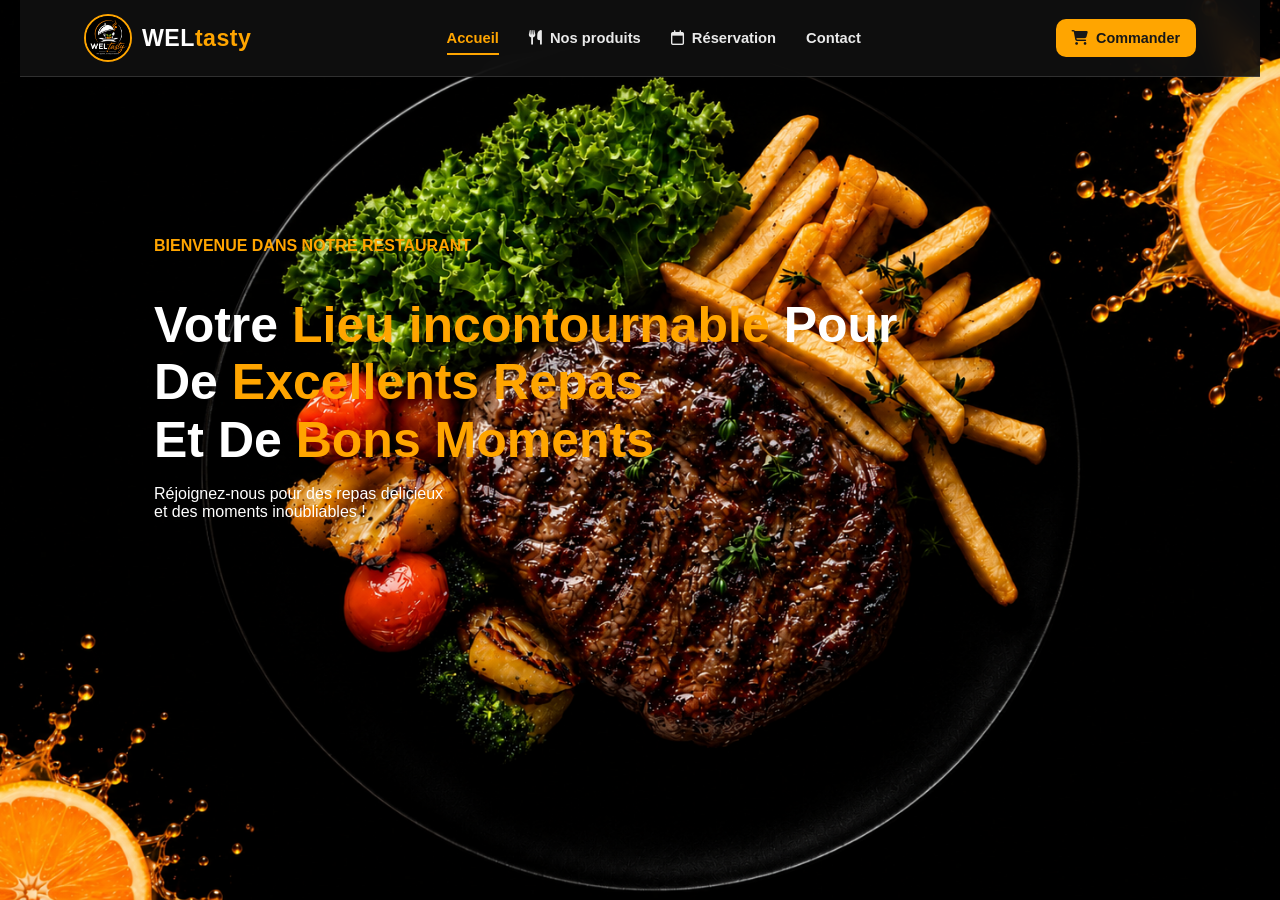
<file: index.html>
<!DOCTYPE html>
<html lang="fr">
<head>
    <meta charset="UTF-8">
    <meta name="viewport" content="width=device-width, initial-scale=1.0">
    <title>WELtasty</title>
    <link rel="stylesheet" href="index.css">
    <link rel="stylesheet" href="https://cdnjs.cloudflare.com/ajax/libs/font-awesome/6.5.2/css/all.min.css">
</head>
<body>
    <header class="header">
        <a class="brand" href="index.html" aria-label="WELtasty, accueil">
            <img class="logo" src="image/zel.jpg" alt="">
            <span>WEL<span>tasty</span></span>
        </a>

        <nav class="main-nav" aria-label="Navigation principale">
            <a class="nav-link active" href="index.html">Accueil</a>
            <a class="nav-link" href="produit.html"><i class="fa-solid fa-utensils" aria-hidden="true"></i> Nos produits</a>
            <a class="nav-link" href="Reservation.html"><i class="fa-regular fa-calendar" aria-hidden="true"></i> Réservation</a>
            <a class="nav-link" href="Nous contacter.html">Contact</a>
        </nav>

        <a class="order-button" href="commander.html">
            <i class="fa-solid fa-cart-shopping" aria-hidden="true"></i>
            <span>Commander</span>
        </a>
    </header>
     <!--SECTION HERO-->
    <br> <br>
        <SEction>
            <P>BIENVENUE DANS NOTRE RESTAURANT</P> 
            <h1>
                Votre <span>Lieu incontournable</span> Pour <br>
                De <span>Excellents Repas</span><br>Et De <span>Bons Moments</span>
            </h1>
            <p>
                Réjoignez-nous pour des repas delicieux <br>et des moments inoubliables !
            </p>
        </SEction> 
            
</body>
</html>
</file>
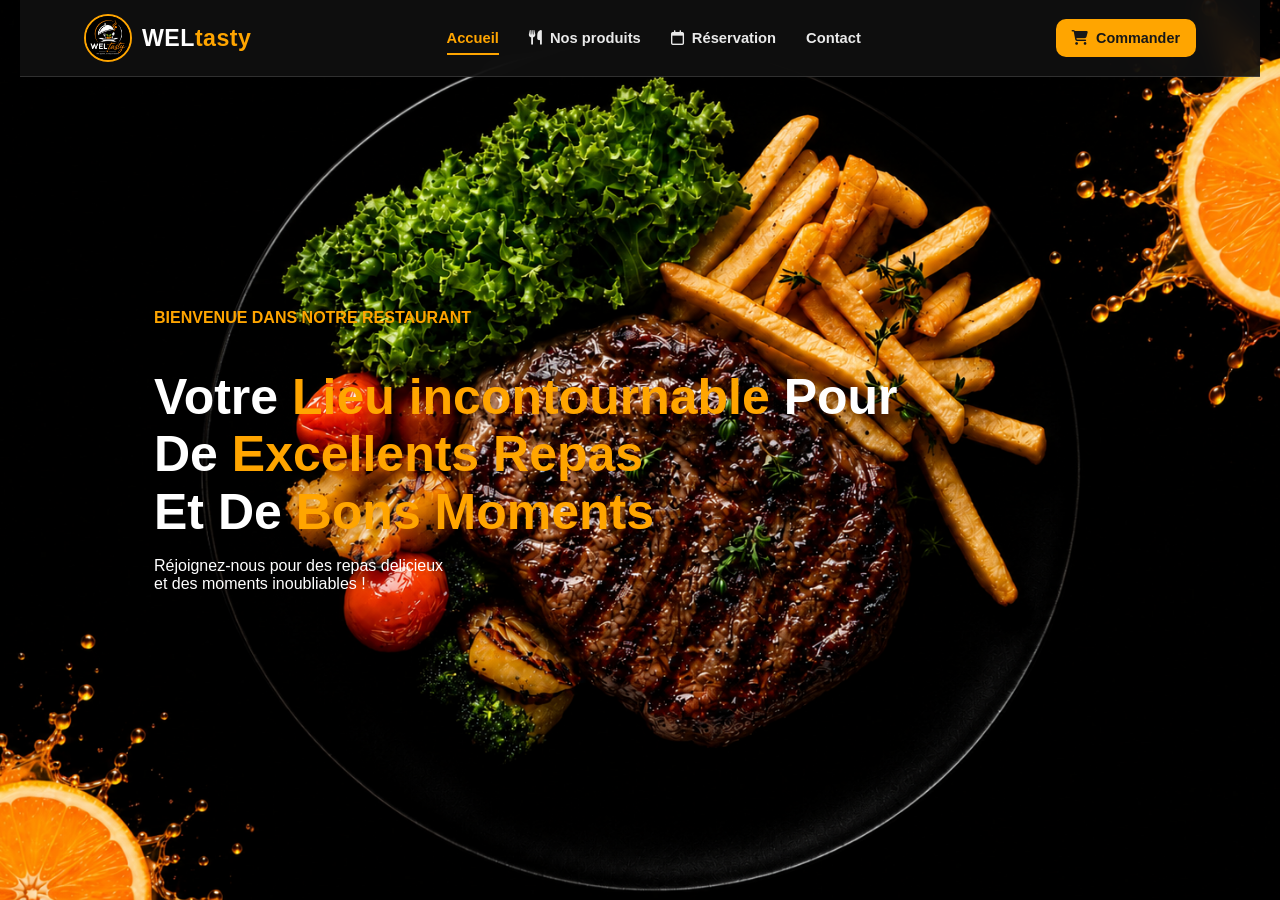
<file: accueil.html>
<!DOCTYPE html>
<html lang="fr">
<head>
    <meta charset="UTF-8">
    <meta name="viewport" content="width=device-width, initial-scale=1.0">
    <title>WELtasty</title>
    <link rel="stylesheet" href="index.css">
    <link rel="stylesheet" href="https://cdnjs.cloudflare.com/ajax/libs/font-awesome/6.5.2/css/all.min.css">
</head>
<style>
    body { text-align: center; }
</style>
<body>
    <header class="header">
        <a class="brand" href="accueil.html" aria-label="WELtasty, accueil">
            <img class="logo" src="image/zel.jpg" alt="">
            <span>WEL<span>tasty</span></span>
        </a>

        <nav class="main-nav" aria-label="Navigation principale">
            <a class="nav-link active" href="accueil.html">Accueil</a>
            <a class="nav-link" href="produit.html"><i class="fa-solid fa-utensils" aria-hidden="true"></i> Nos produits</a>
            <a class="nav-link" href="Reservation.html"><i class="fa-regular fa-calendar" aria-hidden="true"></i> Réservation</a>
            <a class="nav-link" href="Nous contacter.html">Contact</a>
        </nav>

        <a class="order-button" href="commander.html">
            <i class="fa-solid fa-cart-shopping" aria-hidden="true"></i>
            <span>Commander</span>
        </a>
    </header>
     <!--SECTION HERO-->
     <br> <br> <br> <br> <br> <br> 
        <SEction>
            <P>BIENVENUE DANS NOTRE RESTAURANT</P> 
            <h1>
                Votre <span>Lieu incontournable</span> Pour <br>
                De <span>Excellents Repas</span><br>Et De <span>Bons Moments</span>
            </h1>
            <p>
                Réjoignez-nous pour des repas delicieux <br>et des moments inoubliables !
            </p>
        </SEction> 
            
</body>
</html>
</file>
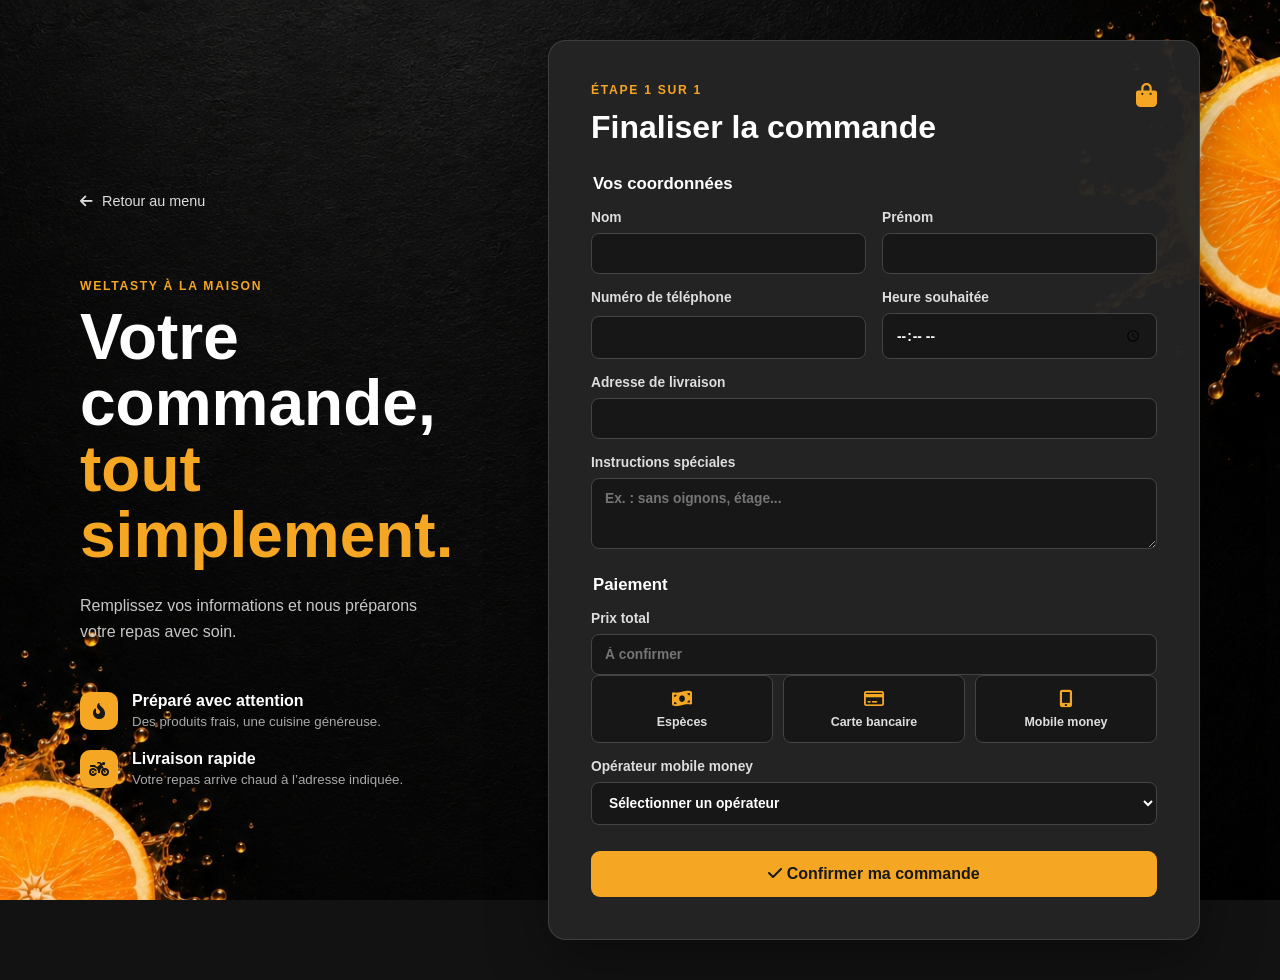
<file: commander.html>
<!DOCTYPE html>
<html lang="fr">
<head>
    <meta charset="UTF-8">
    <meta name="viewport" content="width=device-width, initial-scale=1.0">
    <title>Commander maintenant | WELtasty</title>
    <link rel="stylesheet" href="commander.css">
    <link rel="stylesheet" href="https://cdnjs.cloudflare.com/ajax/libs/font-awesome/6.5.2/css/all.min.css">
</head>
<body>
    <main class="order-layout">
        <section class="order-intro">
            <a class="back-link" href="produit.html"><i class="fa-solid fa-arrow-left"></i> Retour au menu</a>
            <p class="eyebrow">WELtasty à la maison</p>
            <h1>Votre commande,<br><span>tout simplement.</span></h1>
            <p class="intro-text">Remplissez vos informations et nous préparons votre repas avec soin.</p>
            <div class="order-benefit"><i class="fa-solid fa-fire-flame-curved"></i><span><strong>Préparé avec attention</strong><small>Des produits frais, une cuisine généreuse.</small></span></div>
            <div class="order-benefit"><i class="fa-solid fa-motorcycle"></i><span><strong>Livraison rapide</strong><small>Votre repas arrive chaud à l’adresse indiquée.</small></span></div>
        </section>

        <section class="order-panel">
            <div class="panel-heading"><div><p class="eyebrow">Étape 1 sur 1</p><h2>Finaliser la commande</h2></div><i class="fa-solid fa-bag-shopping"></i></div>
            <form action="#" method="post">
                <fieldset>
                    <legend>Vos coordonnées</legend>
                    <div class="form-grid">
                        <label for="nom">Nom<input id="nom" name="nom" type="text" required></label>
                        <label for="prenom">Prénom<input id="prenom" name="prenom" type="text" required></label>
                        <label for="numero">Numéro de téléphone<input id="numero" name="numero" type="tel" required></label>
                        <label for="heure">Heure souhaitée<input id="heure" name="heure" type="time"></label>
                        <label class="full-width" for="adresse">Adresse de livraison<input id="adresse" name="adresse" type="text" required></label>
                        <label class="full-width" for="instructions">Instructions spéciales<textarea id="instructions" name="instructions" rows="3" placeholder="Ex. : sans oignons, étage..."></textarea></label>
                    </div>
                </fieldset>

                <fieldset>
                    <legend>Paiement</legend>
                    <label class="full-width" for="prix">Prix total<input id="prix" name="prix" type="text" placeholder="À confirmer" readonly></label>
                    <div class="payment-options">
                        <button type="button"><i class="fa-solid fa-money-bill-wave"></i> Espèces</button>
                        <button type="button"><i class="fa-regular fa-credit-card"></i> Carte bancaire</button>
                        <button type="button"><i class="fa-solid fa-mobile-screen-button"></i> Mobile money</button>
                    </div>
                    <label class="full-width" for="mobile-money">Opérateur mobile money<select id="mobile-money" name="mobile-money"><option value="">Sélectionner un opérateur</option><option>M-pesa</option><option>Orange Money</option><option>Airtel Money</option><option>AFRImoney</option></select></label>
                </fieldset>
                <button class="confirm-button" type="submit"><i class="fa-solid fa-check"></i> Confirmer ma commande</button>
            </form>
        </section>
    </main>
</body>
</html>
</file>
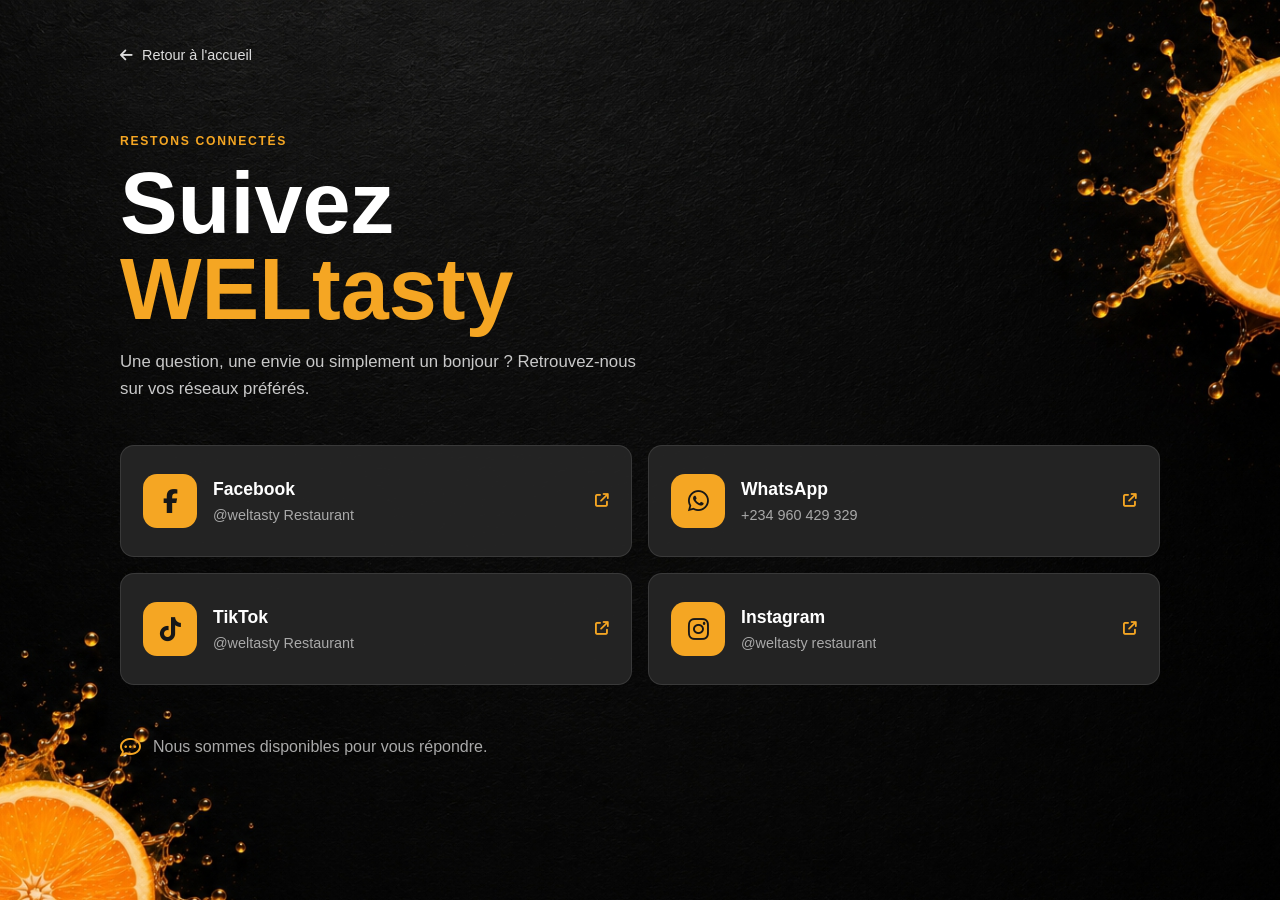
<file: Nous contacter.html>
<!DOCTYPE html>
<html lang="fr">
<head>
    <meta charset="UTF-8">
    <meta name="viewport" content="width=device-width, initial-scale=1.0">
    <title>Nous contacter | WELtasty</title>
    <link rel="stylesheet" href="Nous contacter.css">
    <link rel="stylesheet" href="https://cdnjs.cloudflare.com/ajax/libs/font-awesome/6.5.2/css/all.min.css">
</head>
<body>
    <main class="contact-page">
        <a class="back-link" href="index.html"><i class="fa-solid fa-arrow-left"></i> Retour à l'accueil</a>
        <section class="contact-heading">
            <p class="eyebrow">Restons connectés</p>
            <h1>Suivez <span>WELtasty</span></h1>
            <p>Une question, une envie ou simplement un bonjour ? Retrouvez-nous sur vos réseaux préférés.</p>
        </section>

        <section class="contact-grid" aria-label="Nos réseaux sociaux">
            <a class="contact-card facebook" href="#facebook"><span class="social-icon"><i class="fa-brands fa-facebook-f"></i></span><span><strong>Facebook</strong><small>@weltasty Restaurant</small></span><i class="fa-solid fa-arrow-up-right-from-square open-icon"></i></a>
            <a class="contact-card whatsapp" href="#whatsapp"><span class="social-icon"><i class="fa-brands fa-whatsapp"></i></span><span><strong>WhatsApp</strong><small>+234 960 429 329</small></span><i class="fa-solid fa-arrow-up-right-from-square open-icon"></i></a>
            <a class="contact-card tiktok" href="#tiktok"><span class="social-icon"><i class="fa-brands fa-tiktok"></i></span><span><strong>TikTok</strong><small>@weltasty Restaurant</small></span><i class="fa-solid fa-arrow-up-right-from-square open-icon"></i></a>
            <a class="contact-card instagram" href="#instagram"><span class="social-icon"><i class="fa-brands fa-instagram"></i></span><span><strong>Instagram</strong><small>@weltasty restaurant</small></span><i class="fa-solid fa-arrow-up-right-from-square open-icon"></i></a>
        </section>

        <section class="contact-footer">
            <i class="fa-regular fa-comment-dots"></i>
            <p>Nous sommes disponibles pour vous répondre.</p>
        </section>
    </main>
</body>
</html>
</file>
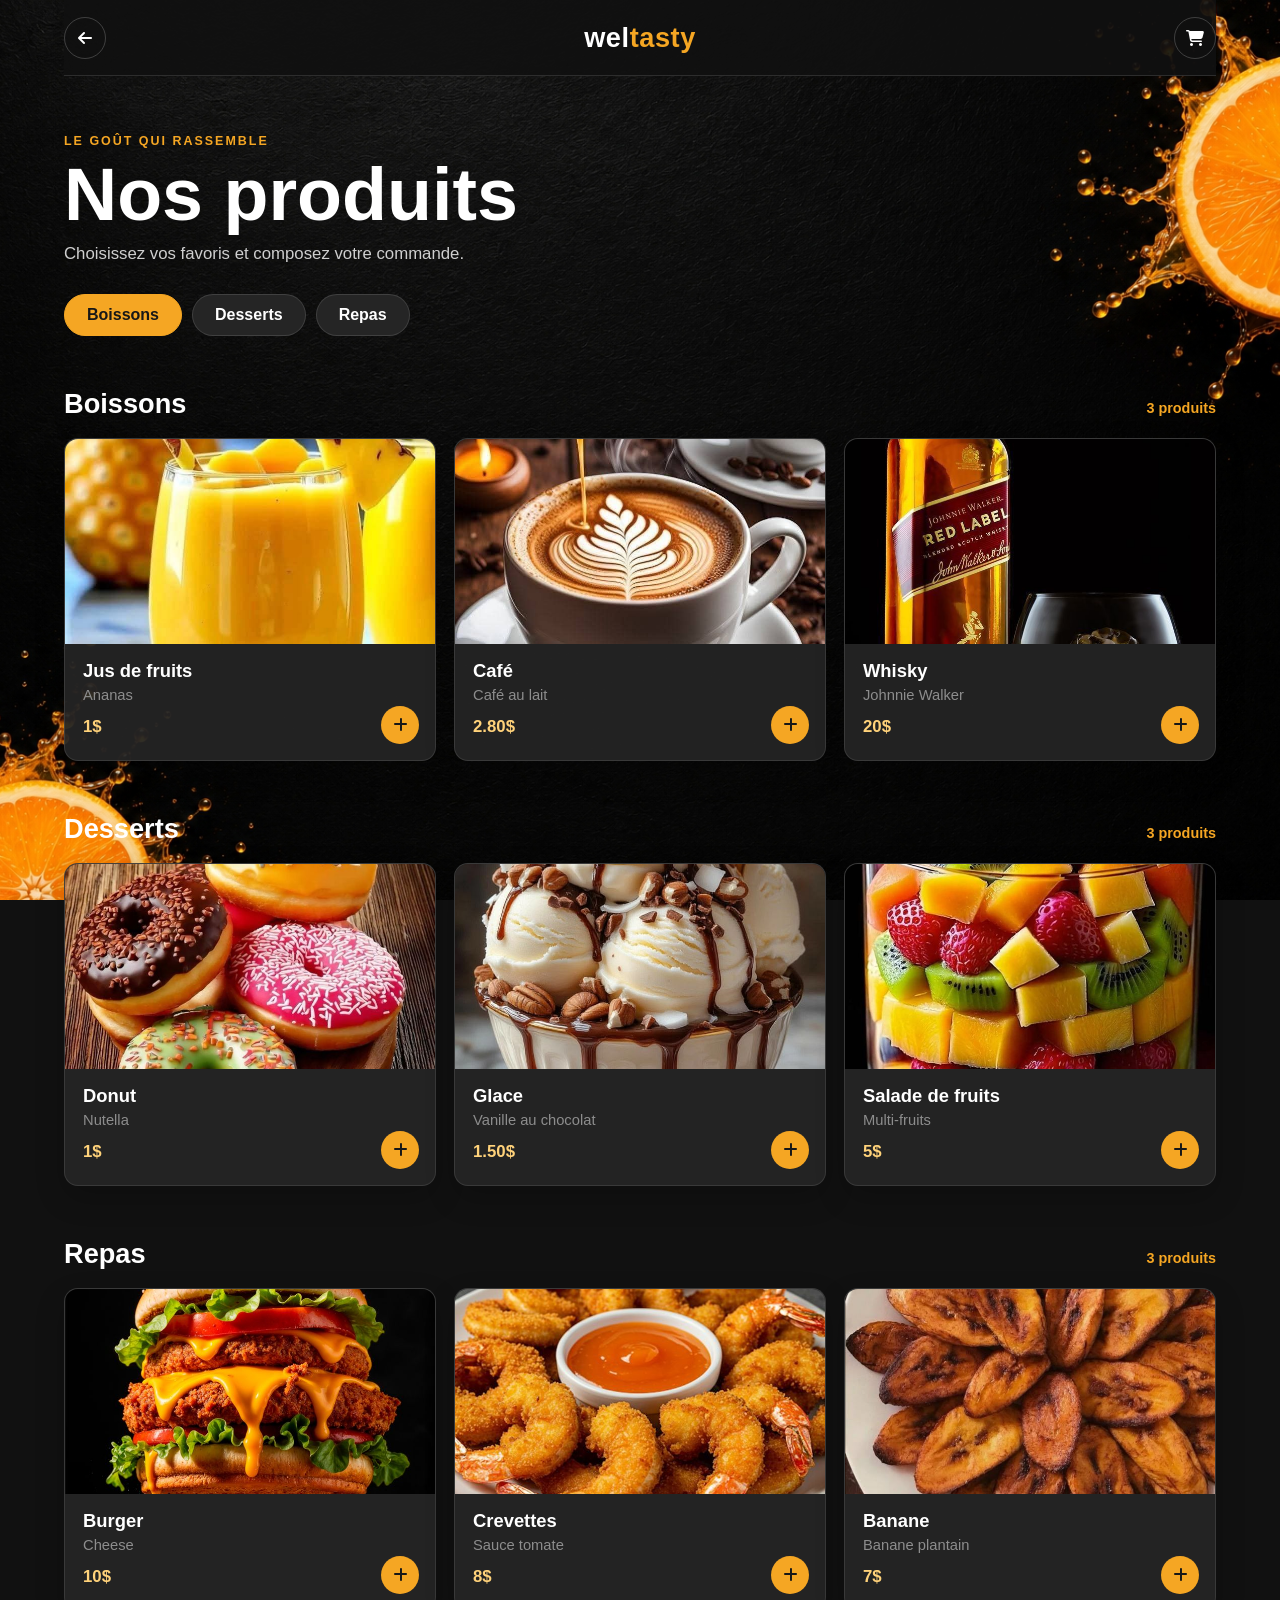
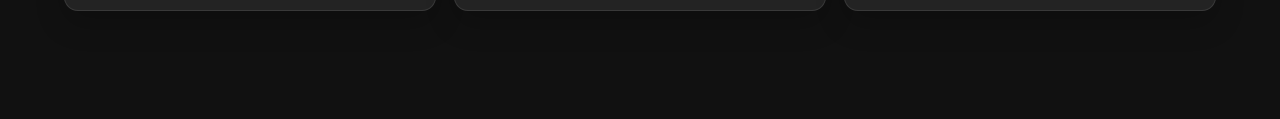
<file: produit.html>
<!DOCTYPE html>
<html lang="fr">
<head>
    <meta charset="UTF-8">
    <meta name="viewport" content="width=device-width, initial-scale=1.0">
    <title>Nos produits</title>
    <link rel="stylesheet" href="produit.css">
    <link rel="stylesheet" href="https://cdnjs.cloudflare.com/ajax/libs/font-awesome/6.5.2/css/all.min.css">
</head>

<body>
    <header class="topbar">
        <a class="back-link" href="index.html" aria-label="Retour à l'accueil"><i class="fa-solid fa-arrow-left"></i></a>
        <a class="brand" href="index.html">wel<span>tasty</span></a>
        <a class="cart-link" href="commander.html" aria-label="Commander"><i class="fa-solid fa-cart-shopping"></i></a>
    </header>

    <main>
        <section class="catalogue-heading">
            <p class="eyebrow">Le goût qui rassemble</p>
            <h1>Nos produits</h1>
            <p>Choisissez vos favoris et composez votre commande.</p>
        </section>

        <nav class="categories" aria-label="Catégories">
            <a class="active" href="#boissons">Boissons</a>
            <a href="#desserts">Desserts</a>
            <a href="#repas">Repas</a>
        </nav>

        <section class="product-section" id="boissons">
            <div class="section-title"><h2>Boissons</h2><span>3 produits</span></div>
            <div class="product-grid">
                <article class="product-card"><img src="image/zelB3.jpg" alt="Jus de fruits à l'ananas"><div class="product-info"><h3>Jus de fruits</h3><p>Ananas</p><strong>1$</strong><a href="commander.html" class="add-button" aria-label="Commander le jus de fruits"><i class="fa-solid fa-plus"></i></a></div></article>
                <article class="product-card"><img src="image/zelB2.jpg" alt="Café au lait"><div class="product-info"><h3>Café</h3><p>Café au lait</p><strong>2.80$</strong><a href="commander.html" class="add-button" aria-label="Commander le café"><i class="fa-solid fa-plus"></i></a></div></article>
                <article class="product-card"><img src="image/zelB1.jpg" alt="Bouteille de whisky"><div class="product-info"><h3>Whisky</h3><p>Johnnie Walker</p><strong>20$</strong><a href="commander.html" class="add-button" aria-label="Commander le whisky"><i class="fa-solid fa-plus"></i></a></div></article>
            </div>
        </section>

        <section class="product-section" id="desserts">
            <div class="section-title"><h2>Desserts</h2><span>3 produits</span></div>
            <div class="product-grid">
                <article class="product-card"><img src="image/zelD1.jpg" alt="Donut au Nutella"><div class="product-info"><h3>Donut</h3><p>Nutella</p><strong>1$</strong><a href="commander.html" class="add-button" aria-label="Commander le donut"><i class="fa-solid fa-plus"></i></a></div></article>
                <article class="product-card"><img src="image/zelD2.jpg" alt="Glace vanille au chocolat"><div class="product-info"><h3>Glace</h3><p>Vanille au chocolat</p><strong>1.50$</strong><a href="commander.html" class="add-button" aria-label="Commander la glace"><i class="fa-solid fa-plus"></i></a></div></article>
                <article class="product-card"><img src="image/zelD3.jpg" alt="Salade de fruits frais"><div class="product-info"><h3>Salade de fruits</h3><p>Multi-fruits</p><strong>5$</strong><a href="commander.html" class="add-button" aria-label="Commander la salade de fruits"><i class="fa-solid fa-plus"></i></a></div></article>
            </div>
        </section>

        <section class="product-section" id="repas">
            <div class="section-title"><h2>Repas</h2><span>3 produits</span></div>
            <div class="product-grid">
                <article class="product-card"><img src="image/zelR1.jpg" alt="Burger au fromage"><div class="product-info"><h3>Burger</h3><p>Cheese</p><strong>10$</strong><a href="commander.html" class="add-button" aria-label="Commander le burger"><i class="fa-solid fa-plus"></i></a></div></article>
                <article class="product-card"><img src="image/zelR2.jpg" alt="Crevettes sauce tomate"><div class="product-info"><h3>Crevettes</h3><p>Sauce tomate</p><strong>8$</strong><a href="commander.html" class="add-button" aria-label="Commander les crevettes"><i class="fa-solid fa-plus"></i></a></div></article>
                <article class="product-card"><img src="image/zelR3.jpg" alt="Banane plantain"><div class="product-info"><h3>Banane</h3><p>Banane plantain</p><strong>7$</strong><a href="commander.html" class="add-button" aria-label="Commander la banane"><i class="fa-solid fa-plus"></i></a></div></article>
            </div>
        </section>
    </main>
</body>
</html>
</file>
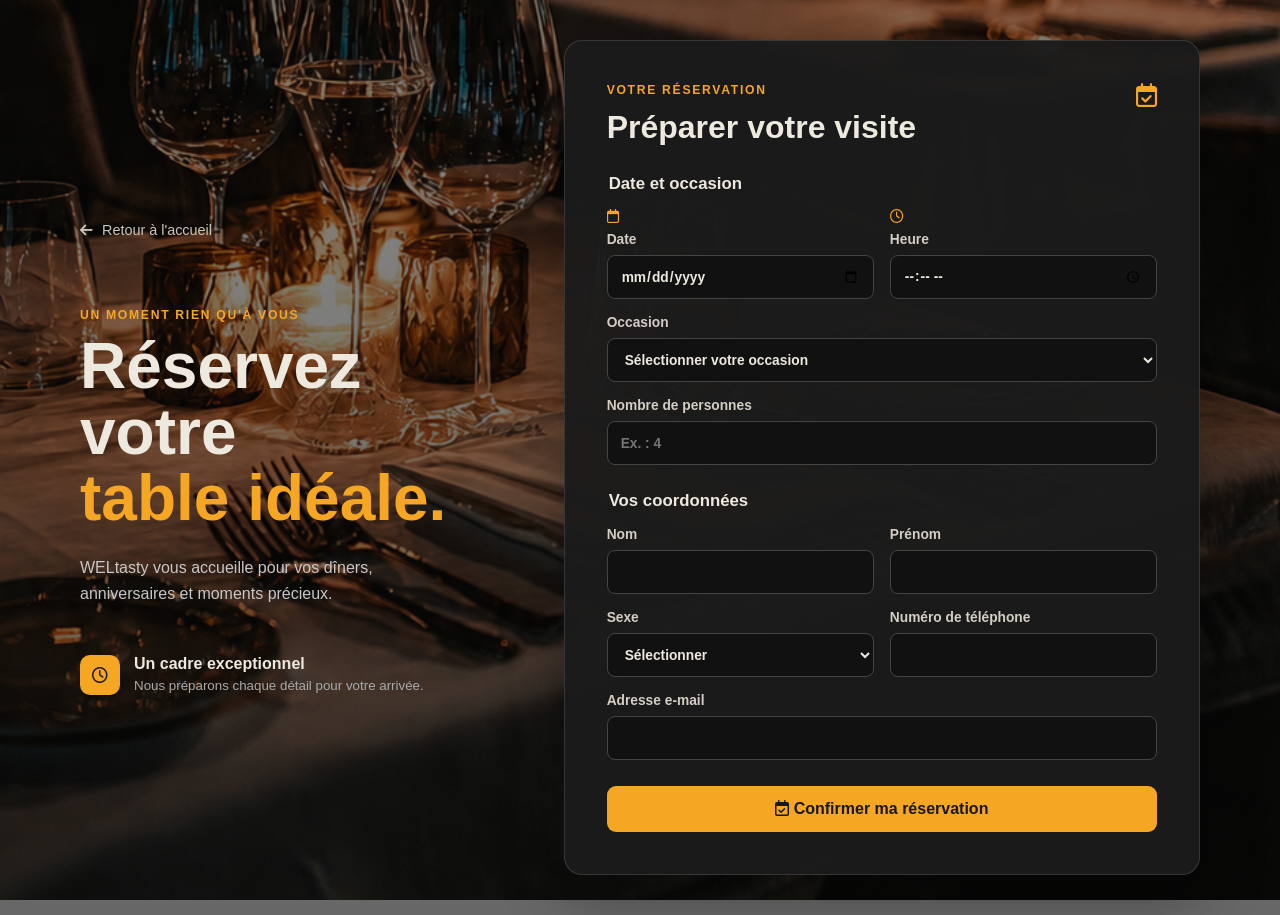
<file: Reservation.html>
<!DOCTYPE html>
<html lang="fr">
<head>
    <meta charset="UTF-8">
    <meta name="viewport" content="width=device-width, initial-scale=1.0">
    <title>Réservation | WELtasty</title>
    <link rel="stylesheet" href="Reservation.css">
    <link rel="stylesheet" href="https://cdnjs.cloudflare.com/ajax/libs/font-awesome/6.5.2/css/all.min.css">
</head>
<body>
    <main class="reservation-layout">
        <section class="reservation-intro">
            <a class="back-link" href="index.html"><i class="fa-solid fa-arrow-left"></i> Retour à l'accueil</a>
            <p class="eyebrow">Un moment rien qu'à vous</p>
            <h1>Réservez votre<br><span>table idéale.</span></h1>
            <p class="intro-text">WELtasty vous accueille pour vos dîners, anniversaires et moments précieux.</p>
            <div class="intro-note"><i class="fa-regular fa-clock"></i><span><strong>Un cadre exceptionnel</strong><small>Nous préparons chaque détail pour votre arrivée.</small></span></div>
        </section>

        <section class="reservation-panel">
            <div class="panel-heading"><div><p class="eyebrow">Votre réservation</p><h2>Préparer votre visite</h2></div><i class="fa-regular fa-calendar-check"></i></div>
            <form action="#" method="post">
                <fieldset>
                    <legend>Date et occasion</legend>
                    <div class="form-grid">
                        <label for="date"><i class="fa-regular fa-calendar"></i> Date<input id="date" name="date" type="date" required></label>
                        <label for="heure"><i class="fa-regular fa-clock"></i> Heure<input id="heure" name="heure" type="time" required></label>
                        <label class="full-width" for="occasion">Occasion<select id="occasion" name="occasion" required><option value="">Sélectionner votre occasion</option><option>Dîner</option><option>Anniversaire</option><option>Demande en mariage</option><option>Réunion familiale</option><option>Événement privé</option></select></label>
                        <label class="full-width" for="personnes">Nombre de personnes<input id="personnes" name="personnes" type="number" min="1" max="50" placeholder="Ex. : 4" required></label>
                    </div>
                </fieldset>

                <fieldset>
                    <legend>Vos coordonnées</legend>
                    <div class="form-grid">
                        <label for="nom">Nom<input id="nom" name="nom" type="text" required></label>
                        <label for="prenom">Prénom<input id="prenom" name="prenom" type="text" required></label>
                        <label for="sexe">Sexe<select id="sexe" name="sexe"><option value="">Sélectionner</option><option>Masculin</option><option>Féminin</option></select></label>
                        <label for="numero">Numéro de téléphone<input id="numero" name="numero" type="tel" required></label>
                        <label class="full-width" for="email">Adresse e-mail<input id="email" name="email" type="email" required></label>
                    </div>
                </fieldset>
                <button class="confirm-button" type="submit"><i class="fa-regular fa-calendar-check"></i> Confirmer ma réservation</button>
            </form>
        </section>
    </main>
</body>
</html>
</file>
<file: index.css>
* {
    box-sizing: border-box;
}

body {
    margin: 0;
    min-width: 320px;
    background: url(image/zelA1.png) center / cover fixed;
    font-family: Arial, sans-serif;
}

.header {
    position: sticky;
    top: 0;
    z-index: 10;
    display: flex;
    align-items: center;
    justify-content: space-between;
    gap: 24px;
    max-width: 1240px;
    margin: 0 auto;
    padding: 14px 5%;
    background: rgba(16, 16, 16, .88);
    border-bottom: 1px solid rgba(255, 255, 255, .14);
    backdrop-filter: blur(14px);
}

.brand {
    display: flex;
    align-items: center;
    flex-shrink: 0;
    gap: 10px;
    color: white;
    font-size: 1.45rem;
    font-weight: 800;
    letter-spacing: .02em;
    text-decoration: none;
}

.brand > span > span {
    color: orange;
}

.logo {
    display: block;
    width: 48px;
    height: 48px;
    height: auto;
    border-radius: 50%;
    object-fit: cover;
    border: 2px solid orange;
}

.main-nav {
    display: flex;
    align-items: center;
    justify-content: center;
    gap: clamp(12px, 2.5vw, 30px);
}

.nav-link {
    position: relative;
    text-decoration: none;
    color: #e9e9e9;
    font-size: .92rem;
    font-weight: 600;
    white-space: nowrap;
}

.nav-link:hover,
.nav-link.active {
    color: orange;
}

.nav-link.active::after {
    position: absolute;
    right: 0;
    bottom: -9px;
    left: 0;
    height: 2px;
    background: orange;
    content: "";
}

.nav-link i {
    margin-right: 4px;
}

.order-button {
    display: inline-flex;
    align-items: center;
    flex-shrink: 0;
    gap: 8px;
    padding: 11px 16px;
    color: #171717;
    background: orange;
    border-radius: 10px;
    font-size: .9rem;
    font-weight: 800;
    text-decoration: none;
    transition: background .2s, transform .2s;
}

.order-button:hover {
    background: #ffd27a;
    transform: translateY(-2px);
}

section {
    max-width: 1100px;
    margin: 80px auto 0;
    padding: 28px 5%;
    text-align: left;
} 

.content-right img{
    width: 500px;;
    height: 300px;
    border-radius: 8px;
}
p{
    border-radius: 12px;
    color:orange;
}
section p:first-child{
    color:orange;
    font-weight: bold;
    margin-bottom: 20px;
    }
h1{
    font-size: clamp(2rem, 5vw, 50px);
    line-height: 1.15;
    margin-bottom: 10px;
}
h1 span{
    color: orange;
}
h1{
    color: white;
}
section p{
    color:white ;
}


@media (max-width: 700px) {
    .header {
        flex-wrap: wrap;
        gap: 14px;
        padding: 12px 5%;
    }

    .main-nav {
        order: 3;
        justify-content: flex-start;
        width: 100%;
        gap: 18px;
        overflow-x: auto;
        padding: 2px 0 5px;
        scrollbar-width: none;
    }

    .main-nav::-webkit-scrollbar {
        display: none;
    }

    .nav-link {
        font-size: .82rem;
    }

    .nav-link.active::after {
        bottom: -6px;
    }

    .order-button {
        padding: 10px 12px;
    }

    .order-button span {
        display: none;
    }

    .order-button i {
        font-size: 1rem;
    }

    .main-nav,
    .brand {
        min-width: 0;
    }

    section {
        margin-top: 24px;
        padding: 20px 5%;
    }

    section br {
        display: none;
    }

    h1 {
        font-size: clamp(2rem, 10vw, 3rem);
    }
}

@media (max-width: 380px) {
    .brand {
        font-size: 1.2rem;
    }

    .logo {
        width: 40px;
        height: 40px;
    }

    .main-nav {
        gap: 14px;
    }

    .nav-link i {
        display: none;
    }
}
</file>
<file: commander.css>
* {
    box-sizing: border-box;
}

:root {
    --orange: #f5a623;
    --orange-soft: #ffd27a;
    --ink: #181818;
    --surface: #252525;
    --muted: #a9a9a9;
}

body {
    min-width: 320px;
    min-height: 100vh;
    margin: 0;
    padding: 40px 5%;
    background: #121212 url(image/zel0.png) center / cover fixed;
    color: white;
    font-family: Arial, sans-serif;
}

.order-layout {
    display: grid;
    grid-template-columns: minmax(260px, .75fr) minmax(480px, 1.25fr);
    gap: clamp(28px, 6vw, 92px);
    align-items: center;
    max-width: 1120px;
    margin: auto;
}

.order-intro {
    padding: 20px 0;
}

.back-link {
    display: inline-flex;
    align-items: center;
    gap: 9px;
    margin-bottom: 70px;
    color: #ddd;
    font-size: .9rem;
    text-decoration: none;
}

.back-link:hover {
    color: var(--orange);
}

.eyebrow {
    margin: 0 0 12px;
    color: var(--orange);
    font-size: .76rem;
    font-weight: 800;
    letter-spacing: .14em;
    text-transform: uppercase;
}

.order-intro h1 {
    margin: 0;
    font-size: clamp(2.6rem, 5vw, 4.8rem);
    line-height: 1.03;
}

.order-intro h1 span {
    color: var(--orange);
}

.intro-text {
    max-width: 340px;
    margin: 24px 0 48px;
    color: #c7c7c7;
    line-height: 1.6;
}

.order-benefit {
    display: flex;
    align-items: flex-start;
    gap: 14px;
    margin-top: 20px;
}

.order-benefit > i {
    display: grid;
    width: 38px;
    height: 38px;
    flex: 0 0 38px;
    place-items: center;
    color: var(--ink);
    background: var(--orange);
    border-radius: 10px;
}

.order-benefit span {
    display: grid;
    gap: 4px;
}

.order-benefit small {
    color: var(--muted);
}

.order-panel {
    padding: clamp(22px, 4vw, 42px);
    background: rgba(37, 37, 37, .96);
    border: 1px solid rgba(255, 255, 255, .12);
    border-radius: 18px;
    box-shadow: 0 20px 60px rgba(0, 0, 0, .35);
}

.panel-heading {
    display: flex;
    align-items: flex-start;
    justify-content: space-between;
    gap: 20px;
    margin-bottom: 28px;
}

.panel-heading h2 {
    margin: 0;
    font-size: clamp(1.5rem, 3vw, 2rem);
}

.panel-heading > i {
    color: var(--orange);
    font-size: 1.5rem;
}

fieldset {
    margin: 0 0 26px;
    padding: 0;
    border: 0;
}

legend {
    margin-bottom: 16px;
    color: white;
    font-size: 1.05rem;
    font-weight: 700;
}

.form-grid {
    display: grid;
    grid-template-columns: repeat(2, minmax(0, 1fr));
    gap: 16px;
}

label {
    display: grid;
    gap: 8px;
    color: #ddd;
    font-size: .86rem;
    font-weight: 700;
}

.full-width {
    grid-column: 1 / -1;
}

input,
select,
textarea {
    width: 100%;
    padding: 12px 13px;
    color: white;
    background: #171717;
    border: 1px solid #444;
    border-radius: 8px;
    font: inherit;
}

textarea {
    resize: vertical;
}

input:focus,
select:focus,
textarea:focus {
    outline: 2px solid var(--orange);
    outline-offset: 1px;
    border-color: var(--orange);
}

.payment-options {
    display: grid;
    grid-template-columns: repeat(3, 1fr);
    gap: 10px;
    margin-bottom: 16px;
}

.payment-options button {
    min-height: 68px;
    padding: 9px;
    color: #ddd;
    background: #171717;
    border: 1px solid #444;
    border-radius: 8px;
    font: inherit;
    font-size: .78rem;
    font-weight: 700;
    cursor: pointer;
}

.payment-options button i {
    display: block;
    margin-bottom: 7px;
    color: var(--orange);
    font-size: 1.1rem;
}

.payment-options button:hover {
    border-color: var(--orange);
}

.confirm-button {
    width: 100%;
    padding: 14px;
    color: var(--ink);
    background: var(--orange);
    border: 0;
    border-radius: 9px;
    font: inherit;
    font-weight: 800;
    cursor: pointer;
}

.confirm-button:hover {
    background: var(--orange-soft);
}

@media (max-width: 800px) {
    body {
        padding: 24px 4%;
        background-attachment: scroll;
    }

    .order-layout {
        grid-template-columns: 1fr;
        max-width: 620px;
    }

    .back-link {
        margin-bottom: 36px;
    }

    .intro-text {
        margin-bottom: 28px;
    }
}

@media (max-width: 480px) {
    .form-grid,
    .payment-options {
        grid-template-columns: 1fr;
    }

    .full-width {
        grid-column: auto;
    }

    .order-panel {
        padding: 22px 18px;
    }
}
</file>
<file: Nous contacter.css>
* {
    box-sizing: border-box;
}

:root {
    --orange: #f5a623;
    --surface: #252525;
    --muted: #a9a9a9;
}

body {
    min-width: 320px;
    min-height: 100vh;
    margin: 0;
    padding: 46px 5%;
    background: #111 url(image/zel0.png) center / cover fixed;
    color: white;
    font-family: Arial, sans-serif;
}

.contact-page {
    max-width: 1040px;
    margin: auto;
}

.back-link {
    display: inline-flex;
    align-items: center;
    gap: 9px;
    color: #ddd;
    font-size: .9rem;
    text-decoration: none;
}

.back-link:hover {
    color: var(--orange);
}

.contact-heading {
    max-width: 650px;
    padding: 70px 0 42px;
}

.eyebrow {
    margin: 0 0 12px;
    color: var(--orange);
    font-size: .76rem;
    font-weight: 800;
    letter-spacing: .14em;
    text-transform: uppercase;
}

.contact-heading h1 {
    margin: 0 0 16px;
    font-size: clamp(2.8rem, 7vw, 5.4rem);
    line-height: 1;
}

.contact-heading h1 span {
    color: var(--orange);
}

.contact-heading > p:last-child {
    max-width: 520px;
    margin: 0;
    color: #c9c9c9;
    font-size: 1.05rem;
    line-height: 1.6;
}

.contact-grid {
    display: grid;
    grid-template-columns: repeat(2, minmax(0, 1fr));
    gap: 16px;
}

.contact-card {
    display: flex;
    align-items: center;
    gap: 16px;
    min-height: 112px;
    padding: 22px;
    color: white;
    background: rgba(37, 37, 37, .95);
    border: 1px solid rgba(255, 255, 255, .1);
    border-radius: 14px;
    text-decoration: none;
    transition: border-color .2s, transform .2s, background .2s;
}

.contact-card:hover {
    background: #2d2d2d;
    border-color: var(--orange);
    transform: translateY(-4px);
}

.social-icon {
    display: grid;
    width: 54px;
    height: 54px;
    flex: 0 0 54px;
    place-items: center;
    color: var(--ink, #171717);
    background: var(--orange);
    border-radius: 14px;
    font-size: 1.5rem;
}

.contact-card > span:nth-child(2) {
    display: grid;
    gap: 7px;
    min-width: 0;
}

.contact-card strong {
    font-size: 1.1rem;
}

.contact-card small {
    overflow: hidden;
    color: var(--muted);
    font-size: .9rem;
    text-overflow: ellipsis;
    white-space: nowrap;
}

.open-icon {
    margin-left: auto;
    color: var(--orange);
    font-size: .85rem;
}

.contact-footer {
    display: flex;
    align-items: center;
    gap: 12px;
    margin-top: 52px;
    color: var(--muted);
}

.contact-footer i {
    color: var(--orange);
    font-size: 1.3rem;
}

.contact-footer p {
    margin: 0;
}

@media (max-width: 600px) {
    body {
        padding: 28px 4%;
        background-attachment: scroll;
    }

    .contact-heading {
        padding: 52px 0 30px;
    }

    .contact-grid {
        grid-template-columns: 1fr;
    }

    .contact-footer {
        margin-top: 34px;
    }
}
</file>
<file: produit.css>
* {
    box-sizing: border-box;
}

:root {
    --orange: #f5a623;
    --orange-light: #ffd27a;
    --ink: #171717;
    --muted: #8d8d8d;
    --surface: #252525;
}

html {
    scroll-behavior: smooth;
}

body {
    min-width: 320px;
    margin: 0;
    padding: 0 5% 56px;
    background: #111 url(image/zel0.png) center / cover fixed;
    color: white;
    font-family: Arial, sans-serif;
}

.topbar {
    position: sticky;
    top: 0;
    z-index: 10;
    display: flex;
    align-items: center;
    justify-content: space-between;
    max-width: 1180px;
    height: 76px;
    margin: 0 auto;
    background: rgba(17, 17, 17, .92);
    border-bottom: 1px solid rgba(255, 255, 255, .12);
}

.back-link,
.cart-link {
    display: grid;
    width: 42px;
    height: 42px;
    place-items: center;
    color: white;
    text-decoration: none;
    border: 1px solid rgba(255, 255, 255, .2);
    border-radius: 50%;
    transition: background .2s, color .2s;
}

.back-link:hover,
.cart-link:hover {
    background: var(--orange);
    color: var(--ink);
}

.brand {
    color: white;
    font-size: 1.7rem;
    font-weight: 800;
    letter-spacing: .02em;
    text-decoration: none;
}

.brand span,
.section-title span,
.eyebrow {
    color: var(--orange);
}

main {
    max-width: 1180px;
    margin: 0 auto;
}

.catalogue-heading {
    padding: 58px 0 30px;
}

.catalogue-heading .eyebrow {
    margin: 0 0 10px;
    font-size: .78rem;
    font-weight: 800;
    letter-spacing: .16em;
    text-transform: uppercase;
}

.catalogue-heading h1 {
    margin: 0 0 12px;
    color: white;
    font-size: clamp(2.4rem, 6vw, 4.6rem);
    line-height: 1;
}

.catalogue-heading > p:last-child {
    margin: 0;
    color: #cfcfcf;
    font-size: 1.05rem;
}

.categories {
    display: flex;
    gap: 10px;
    margin-bottom: 48px;
    overflow-x: auto;
    padding-bottom: 4px;
    scrollbar-width: none;
}

.categories::-webkit-scrollbar {
    display: none;
}

.categories a {
    flex: 0 0 auto;
    padding: 11px 22px;
    color: white;
    background: var(--surface);
    border: 1px solid rgba(255, 255, 255, .12);
    border-radius: 999px;
    font-weight: 700;
    text-decoration: none;
}

.categories a.active,
.categories a:hover {
    color: var(--ink);
    background: var(--orange);
    border-color: var(--orange);
}

.product-section {
    scroll-margin-top: 90px;
    margin-bottom: 52px;
}

.section-title {
    display: flex;
    align-items: baseline;
    justify-content: space-between;
    gap: 20px;
    margin-bottom: 18px;
}

.section-title h2 {
    margin: 0;
    font-size: 1.7rem;
}

.section-title span {
    font-size: .9rem;
    font-weight: 700;
}

.product-grid {
    display: grid;
    grid-template-columns: repeat(3, minmax(0, 1fr));
    gap: 18px;
}

.product-card {
    overflow: hidden;
    background: rgba(37, 37, 37, .94);
    border: 1px solid rgba(255, 255, 255, .1);
    border-radius: 14px;
    box-shadow: 0 12px 30px rgba(0, 0, 0, .2);
    transition: transform .2s, border-color .2s;
}

.product-card:hover {
    border-color: var(--orange);
    transform: translateY(-4px);
}

.product-card > img {
    display: block;
    width: 100%;
    height: 205px;
    object-fit: cover;
}

.product-info {
    position: relative;
    min-height: 116px;
    padding: 16px 62px 16px 18px;
}

.product-info h3 {
    margin: 0 0 5px;
    color: white;
    font-size: 1.15rem;
}

.product-info p {
    margin: 0;
    color: var(--muted);
    font-size: .92rem;
}

.product-info strong {
    display: block;
    margin-top: 14px;
    color: var(--orange-light);
    font-size: 1.05rem;
}

.add-button {
    position: absolute;
    right: 16px;
    bottom: 16px;
    display: grid;
    width: 38px;
    height: 38px;
    place-items: center;
    color: var(--ink);
    background: var(--orange);
    border-radius: 50%;
    text-decoration: none;
    transition: background .2s, transform .2s;
}

.add-button:hover {
    background: white;
    transform: scale(1.08);
}

@media (max-width: 760px) {
    body {
        padding-inline: 4%;
        background-attachment: scroll;
    }

    .catalogue-heading {
        padding-top: 42px;
    }

    .product-grid {
        grid-template-columns: repeat(2, minmax(0, 1fr));
    }
}

@media (max-width: 480px) {
    .topbar {
        height: 66px;
    }

    .catalogue-heading {
        padding: 34px 0 24px;
    }

    .catalogue-heading h1 {
        font-size: 2.8rem;
    }

    .categories {
        margin-bottom: 36px;
    }

    .product-grid {
        grid-template-columns: 1fr;
    }

    .product-card > img {
        height: 220px;
    }
}
</file>
<file: Reservation.css>
* {
    box-sizing: border-box;
}

:root {
    --orange: #f5a623;
    --orange-soft: #ffd27a;
    --ink: #181818;
    --surface: #252525;
    --muted: #a9a9a9;
    --text: #eee9df;
}

body {
    min-width: 320px;
    min-height: 100vh;
    margin: 0;
    padding: 40px 5%;
    background: linear-gradient(rgba(10, 10, 10, .48), rgba(10, 10, 10, .62)), url("image/zel2 (3).png") center / cover fixed;
    color: var(--text);
    font-family: Arial, sans-serif;
}

.reservation-layout {
    display: grid;
    grid-template-columns: minmax(260px, .78fr) minmax(480px, 1.22fr);
    gap: clamp(28px, 6vw, 92px);
    align-items: center;
    max-width: 1120px;
    margin: auto;
}

.reservation-intro {
    padding: 20px 0;
}

.back-link {
    display: inline-flex;
    align-items: center;
    gap: 9px;
    margin-bottom: 70px;
    color: #cbc6bc;
    font-size: .9rem;
    text-decoration: none;
}

.back-link:hover {
    color: var(--orange);
}

.eyebrow {
    margin: 0 0 12px;
    color: var(--orange);
    font-size: .76rem;
    font-weight: 800;
    letter-spacing: .14em;
    text-transform: uppercase;
}

.reservation-intro h1 {
    margin: 0;
    color: var(--text);
    font-size: clamp(2.6rem, 5vw, 4.8rem);
    line-height: 1.03;
}

.reservation-intro h1 span {
    color: var(--orange);
}

.intro-text {
    max-width: 350px;
    margin: 24px 0 48px;
    color: #c7c7c7;
    line-height: 1.6;
}

.intro-note {
    display: flex;
    align-items: flex-start;
    gap: 14px;
}

.intro-note > i {
    display: grid;
    width: 40px;
    height: 40px;
    flex: 0 0 40px;
    place-items: center;
    color: var(--ink);
    background: var(--orange);
    border-radius: 10px;
}

.intro-note span {
    display: grid;
    gap: 5px;
}

.intro-note small {
    color: var(--muted);
}

.reservation-panel {
    padding: clamp(22px, 4vw, 42px);
    background: rgba(27, 27, 27, .97);
    border: 1px solid rgba(255, 255, 255, .12);
    border-radius: 18px;
    box-shadow: 0 20px 60px rgba(0, 0, 0, .35);
}

.panel-heading {
    display: flex;
    align-items: flex-start;
    justify-content: space-between;
    gap: 20px;
    margin-bottom: 28px;
}

.panel-heading h2 {
    margin: 0;
    font-size: clamp(1.5rem, 3vw, 2rem);
}

.panel-heading > i {
    color: var(--orange);
    font-size: 1.5rem;
}

fieldset {
    margin: 0 0 26px;
    padding: 0;
    border: 0;
}

legend {
    margin-bottom: 16px;
    color: var(--text);
    font-size: 1.05rem;
    font-weight: 700;
}

.form-grid {
    display: grid;
    grid-template-columns: repeat(2, minmax(0, 1fr));
    gap: 16px;
}

label {
    display: grid;
    gap: 8px;
    color: #d4cec4;
    font-size: .86rem;
    font-weight: 700;
}

label > i {
    margin-right: 4px;
    color: var(--orange);
}

.full-width {
    grid-column: 1 / -1;
}

input,
select {
    width: 100%;
    min-height: 44px;
    padding: 11px 13px;
    color: var(--text);
    background: #111;
    border: 1px solid #444;
    border-radius: 8px;
    font: inherit;
}

input:focus,
select:focus {
    outline: 2px solid var(--orange);
    outline-offset: 1px;
    border-color: var(--orange);
}

.confirm-button {
    width: 100%;
    padding: 14px;
    color: var(--ink);
    background: var(--orange);
    border: 0;
    border-radius: 9px;
    font: inherit;
    font-weight: 800;
    cursor: pointer;
}

.confirm-button:hover {
    background: var(--orange-soft);
}

@media (max-width: 800px) {
    body {
        padding: 24px 4%;
        background-attachment: scroll;
    }

    .reservation-layout {
        grid-template-columns: 1fr;
        max-width: 620px;
    }

    .back-link {
        margin-bottom: 36px;
    }

    .intro-text {
        margin-bottom: 28px;
    }
}

@media (max-width: 480px) {
    .form-grid {
        grid-template-columns: 1fr;
    }

    .full-width {
        grid-column: auto;
    }

    .reservation-panel {
        padding: 22px 18px;
    }
}
</file>
